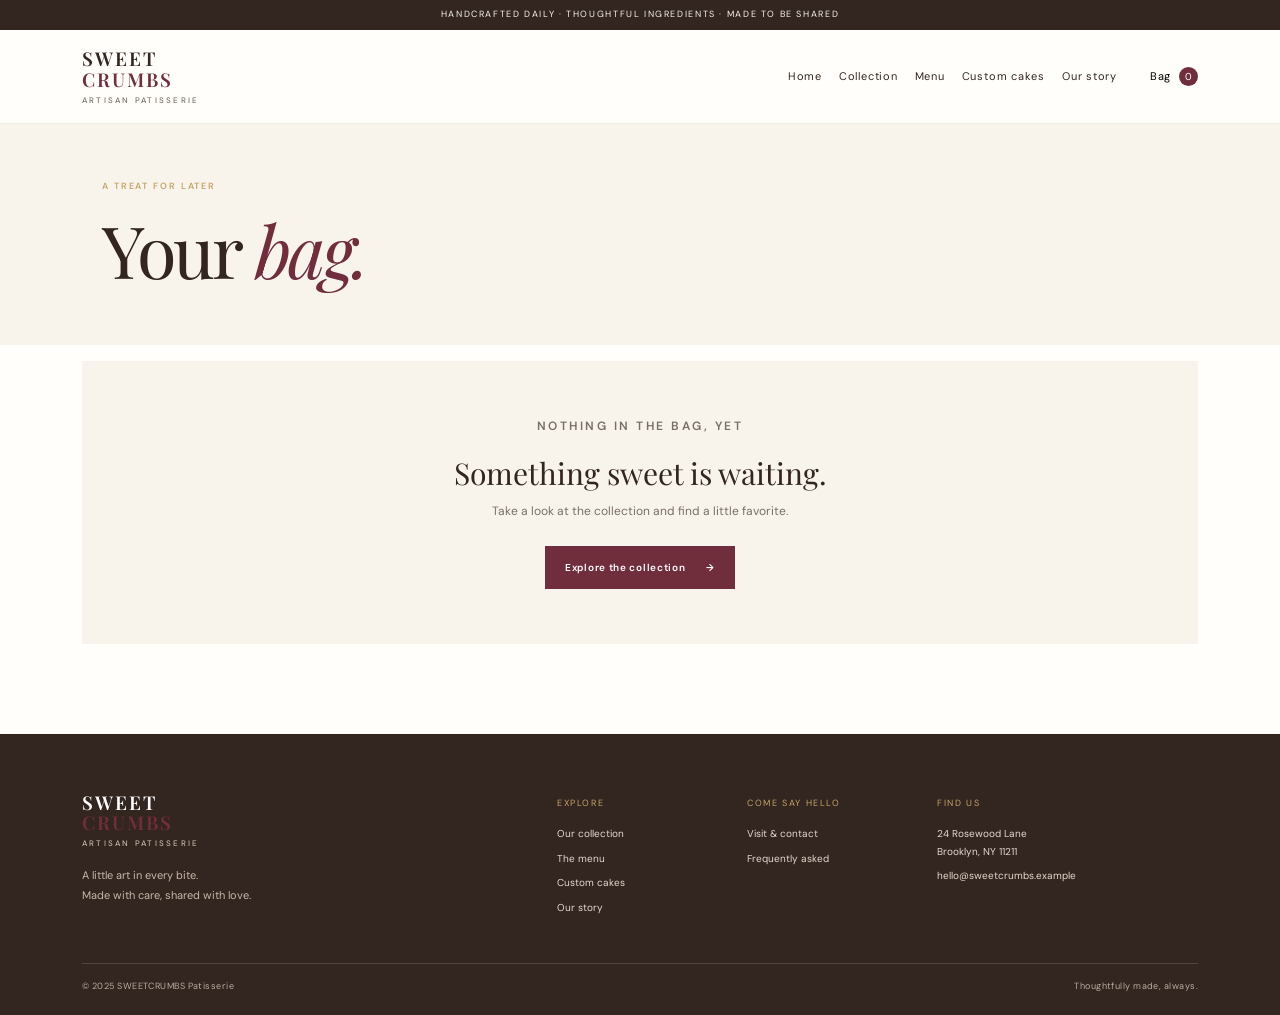
<file: cart.html>
<!doctype html>
<html lang="en">

<head>
    <meta charset="utf-8">
    <meta name="viewport" content="width=device-width, initial-scale=1">
    <title>Your Bag | SWEETCRUMBS</title>
    <link href="https://cdn.jsdelivr.net/npm/bootstrap@5.3.3/dist/css/bootstrap.min.css" rel="stylesheet">
    <link
        href="https://fonts.googleapis.com/css2?family=DM+Sans:wght@400;500;600&family=Playfair+Display:wght@400;500;600;700&display=swap"
        rel="stylesheet">
    <link href="style.css" rel="stylesheet">
</head>

<body>
    <div class="announcement">Handcrafted daily · Thoughtful ingredients · Made to be shared</div>
    <nav class="navbar navbar-expand-lg site-nav sticky-top">
        <div class="container"><a class="navbar-brand" href="index.html">SWEET<span>CRUMBS</span><small>ARTISAN
                    PATISSERIE</small></a><button class="navbar-toggler" type="button" data-bs-toggle="collapse"
                data-bs-target="#mainNav" aria-label="Toggle navigation"><span
                    class="navbar-toggler-icon"></span></button>
            <div class="collapse navbar-collapse" id="mainNav">
                <ul class="navbar-nav ms-auto align-items-lg-center">
                    <li class="nav-item"><a class="nav-link" href="index.html">Home</a></li>
                    <li class="nav-item"><a class="nav-link" href="collection.html">Collection</a></li>
                    <li class="nav-item"><a class="nav-link" href="menu.html">Menu</a></li>
                    <li class="nav-item"><a class="nav-link" href="custom-cakes.html">Custom cakes</a></li>
                    <li class="nav-item"><a class="nav-link" href="about.html">Our story</a></li>
                    <li class="nav-item ms-lg-3"><a class="nav-link cart-link active" href="cart.html">Bag <span
                                class="cart-count">0</span></a></li>
                </ul>
            </div>
        </div>
    </nav>
    <main>
        <header class="page-hero compact-hero">
            <div class="container">
                <p class="eyebrow">A TREAT FOR LATER</p>
                <h1>Your <em>bag.</em></h1>
            </div>
        </header>
        <section class="section-pad pt-3">
            <div class="container">
                <div id="cart-content"></div>
            </div>
        </section>
    </main>
    <footer class="site-footer">
        <div class="container">
            <div class="row gy-4">
                <div class="col-md-5"><a class="navbar-brand footer-brand"
                        href="index.html">SWEET<span>CRUMBS</span><small>ARTISAN PATISSERIE</small></a>
                    <p class="footer-note">A little art in every bite.<br>Made with care, shared with love.</p>
                </div>
                <div class="col-6 col-md-2">
                    <p class="footer-title">EXPLORE</p><a href="collection.html">Our collection</a><a
                        href="menu.html">The menu</a><a href="custom-cakes.html">Custom cakes</a><a
                        href="about.html">Our story</a>
                </div>
                <div class="col-6 col-md-2">
                    <p class="footer-title">COME SAY HELLO</p><a href="about.html#contact">Visit & contact</a><a
                        href="about.html#faq">Frequently asked</a>
                </div>
                <div class="col-md-3">
                    <p class="footer-title">FIND US</p><span>24 Rosewood Lane<br>Brooklyn, NY 11211</span><a
                        href="mailto:hello@sweetcrumbs.example">hello@sweetcrumbs.example</a>
                </div>
            </div>
            <div class="footer-bottom"><span>© 2025 SWEETCRUMBS Patisserie</span><span>Thoughtfully made, always.</span>
            </div>
        </div>
    </footer><button class="back-to-top" type="button" aria-label="Back to top">↑</button>
    <div class="toast-container position-fixed bottom-0 end-0 p-3" id="toast-container"></div>
    <script src="https://cdn.jsdelivr.net/npm/bootstrap@5.3.3/dist/js/bootstrap.bundle.min.js"></script>
    <script src="script.js"></script>
</body>

</html>
</file>
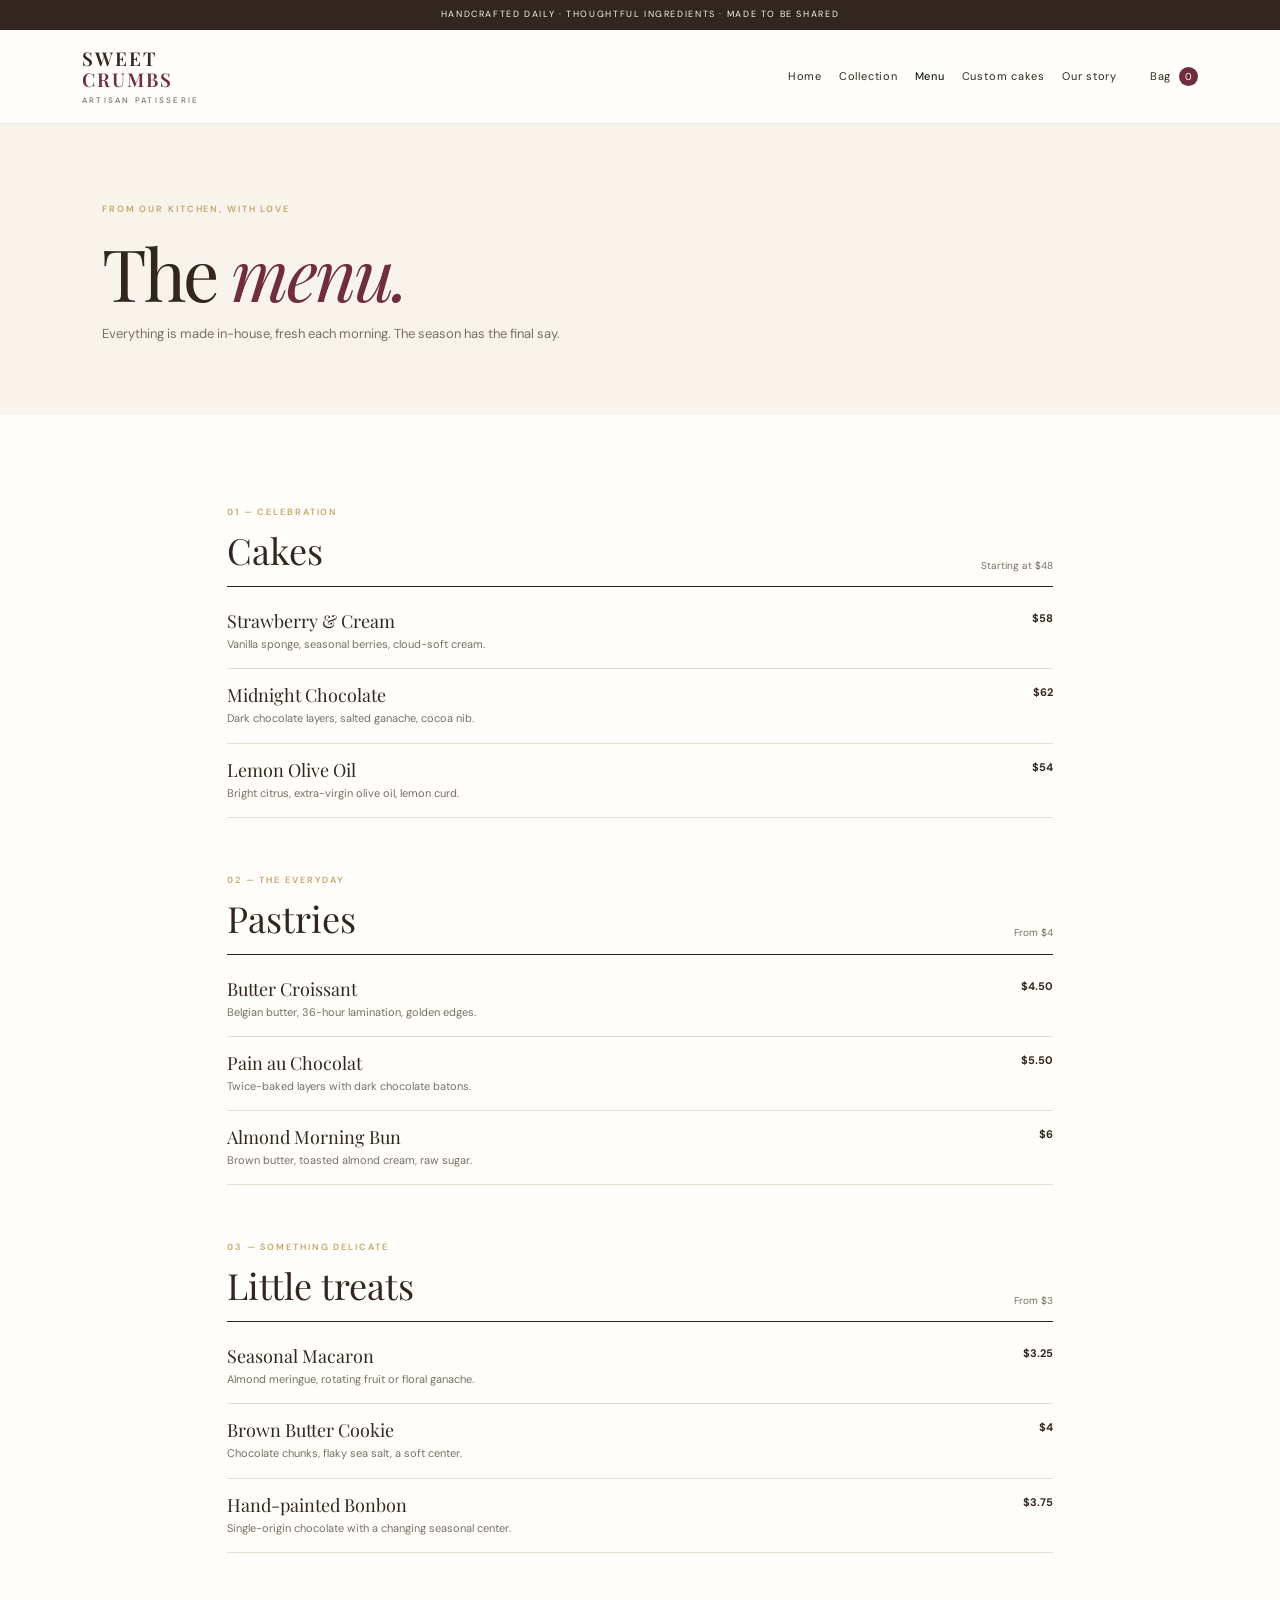
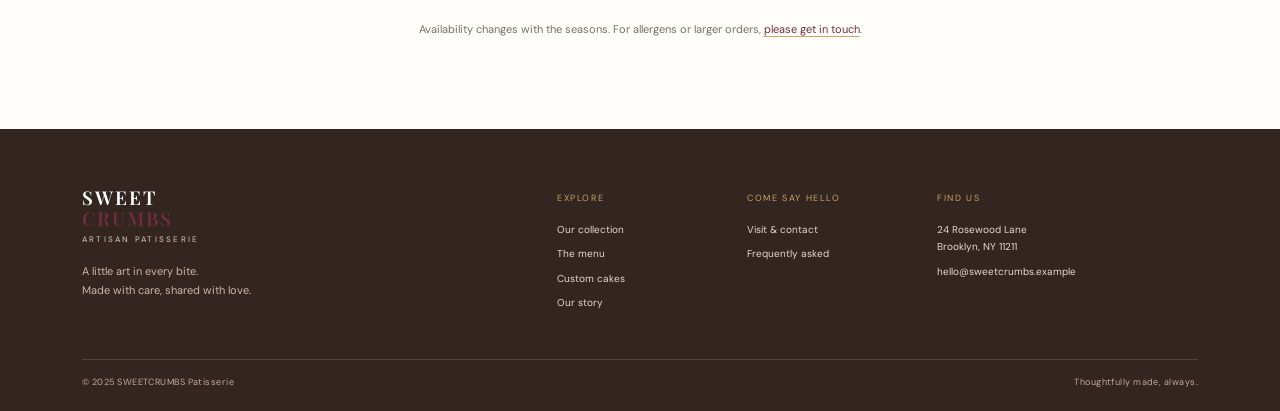
<file: menu.html>
<!doctype html>
<html lang="en">

<head>
    <meta charset="utf-8">
    <meta name="viewport" content="width=device-width, initial-scale=1">
    <title>Bakery Menu | SWEETCRUMBS</title>
    <link href="https://cdn.jsdelivr.net/npm/bootstrap@5.3.3/dist/css/bootstrap.min.css" rel="stylesheet">
    <link
        href="https://fonts.googleapis.com/css2?family=DM+Sans:wght@400;500;600&family=Playfair+Display:wght@400;500;600;700&display=swap"
        rel="stylesheet">
    <link href="style.css" rel="stylesheet">
</head>

<body>
    <div class="announcement">Handcrafted daily · Thoughtful ingredients · Made to be shared</div>
    <nav class="navbar navbar-expand-lg site-nav sticky-top">
        <div class="container"><a class="navbar-brand" href="index.html">SWEET<span>CRUMBS</span><small>ARTISAN
                    PATISSERIE</small></a><button class="navbar-toggler" type="button" data-bs-toggle="collapse"
                data-bs-target="#mainNav" aria-label="Toggle navigation"><span
                    class="navbar-toggler-icon"></span></button>
            <div class="collapse navbar-collapse" id="mainNav">
                <ul class="navbar-nav ms-auto align-items-lg-center">
                    <li class="nav-item"><a class="nav-link" href="index.html">Home</a></li>
                    <li class="nav-item"><a class="nav-link" href="collection.html">Collection</a></li>
                    <li class="nav-item"><a class="nav-link active" href="menu.html">Menu</a></li>
                    <li class="nav-item"><a class="nav-link" href="custom-cakes.html">Custom cakes</a></li>
                    <li class="nav-item"><a class="nav-link" href="about.html">Our story</a></li>
                    <li class="nav-item ms-lg-3"><a class="nav-link cart-link" href="cart.html">Bag <span
                                class="cart-count">0</span></a></li>
                </ul>
            </div>
        </div>
    </nav>
    <main>
        <header class="page-hero">
            <div class="container">
                <p class="eyebrow">FROM OUR KITCHEN, WITH LOVE</p>
                <h1>The <em>menu.</em></h1>
                <p>Everything is made in-house, fresh each morning. The season has the final say.</p>
            </div>
        </header>
        <section class="section-pad">
            <div class="container menu-layout">
                <div class="menu-section">
                    <div class="menu-section-head">
                        <div>
                            <p class="eyebrow">01 — CELEBRATION</p>
                            <h2>Cakes</h2>
                        </div><span>Starting at $48</span>
                    </div>
                    <div class="menu-item">
                        <div>
                            <h3>Strawberry & Cream</h3>
                            <p>Vanilla sponge, seasonal berries, cloud-soft cream.</p>
                        </div><strong>$58</strong>
                    </div>
                    <div class="menu-item">
                        <div>
                            <h3>Midnight Chocolate</h3>
                            <p>Dark chocolate layers, salted ganache, cocoa nib.</p>
                        </div><strong>$62</strong>
                    </div>
                    <div class="menu-item">
                        <div>
                            <h3>Lemon Olive Oil</h3>
                            <p>Bright citrus, extra-virgin olive oil, lemon curd.</p>
                        </div><strong>$54</strong>
                    </div>
                </div>
                <div class="menu-section">
                    <div class="menu-section-head">
                        <div>
                            <p class="eyebrow">02 — THE EVERYDAY</p>
                            <h2>Pastries</h2>
                        </div><span>From $4</span>
                    </div>
                    <div class="menu-item">
                        <div>
                            <h3>Butter Croissant</h3>
                            <p>Belgian butter, 36-hour lamination, golden edges.</p>
                        </div><strong>$4.50</strong>
                    </div>
                    <div class="menu-item">
                        <div>
                            <h3>Pain au Chocolat</h3>
                            <p>Twice-baked layers with dark chocolate batons.</p>
                        </div><strong>$5.50</strong>
                    </div>
                    <div class="menu-item">
                        <div>
                            <h3>Almond Morning Bun</h3>
                            <p>Brown butter, toasted almond cream, raw sugar.</p>
                        </div><strong>$6</strong>
                    </div>
                </div>
                <div class="menu-section">
                    <div class="menu-section-head">
                        <div>
                            <p class="eyebrow">03 — SOMETHING DELICATE</p>
                            <h2>Little treats</h2>
                        </div><span>From $3</span>
                    </div>
                    <div class="menu-item">
                        <div>
                            <h3>Seasonal Macaron</h3>
                            <p>Almond meringue, rotating fruit or floral ganache.</p>
                        </div><strong>$3.25</strong>
                    </div>
                    <div class="menu-item">
                        <div>
                            <h3>Brown Butter Cookie</h3>
                            <p>Chocolate chunks, flaky sea salt, a soft center.</p>
                        </div><strong>$4</strong>
                    </div>
                    <div class="menu-item">
                        <div>
                            <h3>Hand-painted Bonbon</h3>
                            <p>Single-origin chocolate with a changing seasonal center.</p>
                        </div><strong>$3.75</strong>
                    </div>
                </div>
                <div class="menu-footnote">Availability changes with the seasons. For allergens or larger orders, <a
                        href="about.html#contact">please get in touch</a>.</div>
            </div>
        </section>
    </main>
    <footer class="site-footer">
        <div class="container">
            <div class="row gy-4">
                <div class="col-md-5"><a class="navbar-brand footer-brand"
                        href="index.html">SWEET<span>CRUMBS</span><small>ARTISAN PATISSERIE</small></a>
                    <p class="footer-note">A little art in every bite.<br>Made with care, shared with love.</p>
                </div>
                <div class="col-6 col-md-2">
                    <p class="footer-title">EXPLORE</p><a href="collection.html">Our collection</a><a
                        href="menu.html">The menu</a><a href="custom-cakes.html">Custom cakes</a><a
                        href="about.html">Our story</a>
                </div>
                <div class="col-6 col-md-2">
                    <p class="footer-title">COME SAY HELLO</p><a href="about.html#contact">Visit & contact</a><a
                        href="about.html#faq">Frequently asked</a>
                </div>
                <div class="col-md-3">
                    <p class="footer-title">FIND US</p><span>24 Rosewood Lane<br>Brooklyn, NY 11211</span><a
                        href="mailto:hello@sweetcrumbs.example">hello@sweetcrumbs.example</a>
                </div>
            </div>
            <div class="footer-bottom"><span>© 2025 SWEETCRUMBS Patisserie</span><span>Thoughtfully made, always.</span>
            </div>
        </div>
    </footer><button class="back-to-top" type="button" aria-label="Back to top">↑</button>
    <div class="toast-container position-fixed bottom-0 end-0 p-3" id="toast-container"></div>
    <script src="https://cdn.jsdelivr.net/npm/bootstrap@5.3.3/dist/js/bootstrap.bundle.min.js"></script>
    <script src="script.js"></script>
</body>

</html>
</file>
<file: style.css>
:root {
    --ivory: #F8F4EC;
    --espresso: #33251F;
    --burgundy: #702E3D;
    --gold: #C6A46A;
    --beige: #E9DFD0;
    --muted: #796e65;
    --serif: "Playfair Display", Georgia, serif;
    --sans: "DM Sans", Arial, sans-serif
}

* {
    box-sizing: border-box
}

html {
    scroll-behavior: smooth
}

body {
    margin: 0;
    background: #fffefa;
    color: var(--espresso);
    font-family: var(--sans);
    font-size: 15px;
    line-height: 1.75
}

a {
    color: inherit;
    text-decoration: none
}

a:hover {
    color: var(--burgundy)
}

img {
    max-width: 100%;
    display: block
}

.announcement {
    height: 30px;
    background: var(--espresso);
    color: #f8f4ec;
    text-align: center;
    font-size: 9px;
    letter-spacing: .18em;
    text-transform: uppercase;
    display: flex;
    align-items: center;
    justify-content: center
}

.site-nav {
    background: rgba(255, 254, 250, .97);
    border-bottom: 1px solid rgba(51, 37, 31, .08);
    padding: 13px 0
}

.navbar-brand {
    color: var(--espresso);
    font: 600 19px var(--serif);
    letter-spacing: .11em;
    line-height: 1.1;
    display: inline-flex;
    flex-direction: column
}

.navbar-brand span {
    color: var(--burgundy)
}

.navbar-brand small {
    font: 500 8px var(--sans);
    letter-spacing: .28em;
    color: var(--muted);
    margin-top: 5px
}

.navbar-nav {
    gap: 17px
}

.nav-link {
    color: var(--espresso);
    font-size: 11px;
    letter-spacing: .07em;
    padding: 8px 0 !important
}

.nav-link:hover,
.nav-link.active {
    color: var(--burgundy)
}

.cart-count {
    display: inline-flex;
    align-items: center;
    justify-content: center;
    background: var(--burgundy);
    color: #fff;
    border-radius: 50%;
    width: 19px;
    height: 19px;
    font-size: 10px;
    margin-left: 4px
}

.navbar-toggler {
    border: 0
}

.navbar-toggler:focus {
    box-shadow: none
}

.hero {
    height: min(690px, 76vw);
    min-height: 520px;
    position: relative;
    background: #402d27;
    overflow: hidden;
    color: #fff
}

.hero-image {
    position: absolute;
    inset: 0;
    background: linear-gradient(90deg, rgba(32, 23, 20, .73) 0%, rgba(32, 23, 20, .42) 48%, rgba(32, 23, 20, .08) 100%), url("https://images.unsplash.com/photo-1488477181946-6428a0291777?auto=format&fit=crop&w=2000&q=90") center 48%/cover
}

.hero-content {
    position: relative;
    z-index: 1;
    padding-top: clamp(115px, 16vw, 205px)
}

.eyebrow {
    font-size: 9px;
    font-weight: 600;
    letter-spacing: .21em;
    color: var(--gold);
    margin: 0 0 16px
}

.hero h1,
.page-hero h1 {
    font: 400 clamp(50px, 7vw, 88px)/1.07 var(--serif);
    letter-spacing: -.04em;
    margin: 0 0 22px
}

.hero h1 em,
.page-hero h1 em,
h2 em {
    font-weight: 400;
    color: var(--gold)
}

.hero-copy {
    max-width: 440px;
    color: rgba(255, 255, 255, .82);
    font-size: 14px;
    margin-bottom: 29px
}

.btn {
    border-radius: 0;
    font-size: 10px;
    font-weight: 600;
    letter-spacing: .07em;
    padding: 13px 19px;
    transition: all .2s
}

.btn-cream {
    background: var(--ivory);
    color: var(--espresso)
}

.btn-cream:hover {
    background: #fff;
    color: var(--burgundy);
    transform: translateY(-2px)
}

.btn-cream span,
.btn-burgundy span {
    margin-left: 18px
}

.hero-note {
    position: absolute;
    right: 4%;
    bottom: 28px;
    writing-mode: vertical-rl;
    font-size: 8px;
    letter-spacing: .2em;
    color: rgba(255, 255, 255, .8)
}

.section-pad {
    padding: 90px 0
}

.intro {
    background: var(--ivory)
}

.narrow {
    max-width: 760px
}

.intro h2,
.section-heading h2,
.newsletter h2,
.story-copy h2,
.story-text h2,
.philosophy h2,
.form-panel h2,
.contact-heading {
    font: 400 clamp(35px, 4vw, 48px)/1.2 var(--serif);
    letter-spacing: -.025em;
    margin-bottom: 18px
}

.intro h2 em,
.section-heading h2 em,
.newsletter h2 em,
.story-copy h2 em,
.story-text h2 em,
.philosophy h2 em,
.form-panel h2 em {
    color: var(--burgundy)
}

.intro .container>p:not(.eyebrow) {
    color: var(--muted);
    max-width: 600px;
    margin: 0 auto 20px;
    font-size: 13px
}

.text-link {
    color: var(--burgundy);
    font-size: 10px;
    letter-spacing: .09em;
    border-bottom: 1px solid var(--gold);
    padding-bottom: 5px;
    font-weight: 600
}

.text-link span {
    margin-left: 14px
}

.section-heading {
    display: flex;
    justify-content: space-between;
    align-items: end;
    margin-bottom: 30px
}

.section-heading h2 {
    margin-bottom: 0
}

.category-tile {
    position: relative;
    display: block;
    overflow: hidden;
    background: var(--beige);
    color: white;
    min-height: 380px
}

.category-tile:after {
    content: "";
    position: absolute;
    inset: 45% 0 0;
    background: linear-gradient(transparent, rgba(20, 14, 12, .7))
}

.category-tile img {
    width: 100%;
    height: 390px;
    object-fit: cover;
    transition: transform .6s
}

.category-tile:hover img,
.product-image-link:hover img {
    transform: scale(1.035)
}

.category-tile>span {
    position: absolute;
    z-index: 1;
    left: 25px;
    bottom: 23px;
    font: 24px var(--serif)
}

.category-tile small {
    display: block;
    color: #eee;
    font: 9px var(--sans);
    letter-spacing: .12em;
    text-transform: uppercase;
    margin-top: 3px
}

.bestsellers {
    background: #fffefa
}

.product-card {
    height: 100%;
    position: relative
}

.product-image-link {
    display: block;
    overflow: hidden;
    background: var(--ivory);
    position: relative
}

.product-image-link img {
    height: 310px;
    width: 100%;
    object-fit: cover;
    transition: transform .5s
}

.product-tag {
    position: absolute;
    left: 12px;
    top: 12px;
    background: var(--ivory);
    padding: 4px 9px;
    color: var(--burgundy);
    font-size: 8px;
    letter-spacing: .1em;
    text-transform: uppercase
}

.product-info {
    padding: 14px 0
}

.product-title {
    font: 20px var(--serif);
    margin: 0 0 4px
}

.product-description {
    font-size: 11px;
    color: var(--muted);
    margin: 0;
    min-height: 22px
}

.product-price {
    font-size: 12px;
    font-weight: 600
}

.product-actions {
    display: flex;
    align-items: center;
    justify-content: space-between;
    margin-top: 9px
}

.quick-add {
    border: 1px solid var(--espresso);
    background: transparent;
    padding: 7px 11px;
    font-size: 9px;
    letter-spacing: .08em;
    text-transform: uppercase
}

.quick-add:hover {
    background: var(--espresso);
    color: #fff
}

.story-band {
    min-height: 470px;
    display: grid;
    grid-template-columns: 1fr 1fr;
    background: var(--burgundy);
    color: white
}

.story-photo {
    background: url("https://images.unsplash.com/photo-1556911220-bff31c812dba?auto=format&fit=crop&w=1300&q=85") center/cover;
    min-height: 450px
}

.story-copy {
    align-self: center;
    max-width: 510px;
    padding: 70px 9vw
}

.story-copy p:not(.eyebrow) {
    color: rgba(255, 255, 255, .8);
    font-size: 13px;
    margin: 20px 0 25px
}

.story-copy h2 em {
    color: #dfc89f
}

.btn-outline-light {
    border-color: rgba(255, 255, 255, .6);
    color: #fff
}

.btn-outline-light:hover {
    background: #fff;
    color: var(--burgundy)
}

.testimonial {
    background: var(--ivory)
}

.quote-mark {
    font: 75px/.8 var(--serif);
    color: var(--gold);
    margin-top: 22px
}

.testimonial blockquote {
    font: 25px/1.5 var(--serif);
    margin: 15px 0 20px
}

.quote-byline {
    font-size: 9px;
    letter-spacing: .16em;
    color: var(--muted)
}

.newsletter {
    background: var(--beige);
    padding: 65px 0
}

.newsletter-inner {
    display: flex;
    align-items: center;
    justify-content: space-between;
    gap: 40px
}

.newsletter h2 {
    font-size: 38px;
    margin-bottom: 10px
}

.newsletter p:not(.eyebrow) {
    font-size: 12px;
    color: var(--muted);
    margin: 0
}

.newsletter-form {
    width: min(440px, 100%)
}

.newsletter-form .form-control {
    border: 0;
    background: #fffefa;
    border-radius: 0;
    padding: 13px;
    font-size: 11px
}

.newsletter-form .btn-dark {
    font-size: 9px;
    text-transform: uppercase;
    letter-spacing: .1em;
    border-radius: 0;
    padding: 0 18px
}

.newsletter-form small {
    font-size: 9px;
    color: var(--muted);
    display: block;
    margin-top: 8px
}

.site-footer {
    background: var(--espresso);
    color: #f8f4ec;
    padding: 58px 0 20px
}

.footer-brand {
    color: #fff
}

.footer-brand small {
    color: #c6b9aa
}

.footer-note {
    font-size: 11px;
    color: #c6b9aa;
    margin-top: 18px
}

.footer-title {
    color: var(--gold);
    font-size: 9px;
    letter-spacing: .18em;
    margin: 4px 0 14px
}

.site-footer .col-6 a,
.site-footer .col-6 span,
.site-footer .col-md-3>a,
.site-footer .col-md-3>span {
    display: block;
    font-size: 10px;
    color: #e3dbd1;
    margin-bottom: 7px
}

.site-footer a:hover {
    color: var(--gold)
}

.footer-bottom {
    display: flex;
    justify-content: space-between;
    border-top: 1px solid rgba(255, 255, 255, .15);
    margin-top: 40px;
    padding-top: 15px;
    color: #b9aca0;
    font-size: 9px;
    letter-spacing: .05em
}

.page-hero {
    background: var(--ivory);
    padding: 78px 0 70px
}

.page-hero .container {
    max-width: 1100px
}

.page-hero h1 {
    font-size: clamp(48px, 6vw, 72px);
    color: var(--espresso);
    margin-bottom: 12px
}

.page-hero h1 em {
    color: var(--burgundy)
}

.page-hero p:last-child {
    color: var(--muted);
    font-size: 13px;
    margin: 0
}

.compact-hero {
    padding: 55px 0 45px
}

.shop-tools {
    display: flex;
    justify-content: space-between;
    gap: 20px;
    align-items: center;
    border-bottom: 1px solid var(--beige);
    padding-bottom: 19px;
    margin-bottom: 20px
}

.filter-group {
    display: flex;
    gap: 8px;
    flex-wrap: wrap
}

.filter-btn {
    border: 1px solid transparent;
    background: transparent;
    padding: 7px 12px;
    color: var(--muted);
    font-size: 10px
}

.filter-btn.active,
.filter-btn:hover {
    color: var(--burgundy);
    border-color: var(--burgundy)
}

.search-box {
    display: flex;
    gap: 8px;
    align-items: center;
    border-bottom: 1px solid #aa9d8e;
    padding: 4px 0;
    min-width: 195px
}

.search-box span {
    font-size: 20px
}

.search-box input {
    border: 0;
    background: transparent;
    outline: 0;
    font: 11px var(--sans);
    width: 100%
}

.results-count {
    color: var(--muted);
    font-size: 10px;
    margin-bottom: 18px
}

.empty-results {
    text-align: center;
    padding: 80px 0;
    color: var(--muted)
}

.product-detail-layout {
    padding: 45px 0 20px
}

.product-detail-image {
    width: 100%;
    height: 540px;
    object-fit: cover;
    background: var(--ivory)
}

.product-detail-info {
    padding: 20px 3vw
}

.product-detail-info h1 {
    font: 42px var(--serif);
    margin: 0 0 10px
}

.product-detail-info .price {
    font: 19px var(--serif);
    color: var(--burgundy)
}

.product-detail-info .description {
    color: var(--muted);
    font-size: 13px;
    margin: 20px 0
}

.ingredient-list {
    font-size: 11px;
    color: var(--muted);
    padding: 17px 0;
    border-top: 1px solid var(--beige);
    border-bottom: 1px solid var(--beige)
}

.quantity-row {
    display: flex;
    gap: 12px;
    margin: 22px 0
}

.quantity-input {
    width: 76px;
    text-align: center
}

.form-control,
.form-select {
    border-radius: 0;
    border-color: #d8ccbc;
    background-color: #fffefa;
    font-size: 12px;
    padding: 11px
}

.form-control:focus,
.form-select:focus {
    border-color: var(--burgundy);
    box-shadow: 0 0 0 .15rem rgba(112, 46, 61, .12)
}

.btn-burgundy {
    background: var(--burgundy);
    color: #fff;
    border: 1px solid var(--burgundy)
}

.btn-burgundy:hover {
    background: #54212d;
    color: #fff
}

.breadcrumbs {
    font-size: 10px;
    color: var(--muted);
    padding-top: 18px
}

.breadcrumbs a {
    text-decoration: underline;
    text-decoration-color: var(--gold);
    text-underline-offset: 3px
}

.related-section {
    border-top: 1px solid var(--beige);
    margin-top: 60px
}

.form-panel {
    background: var(--ivory);
    padding: 35px
}

.form-intro,
.small-muted {
    font-size: 11px;
    color: var(--muted)
}

.form-label {
    font-size: 10px;
    letter-spacing: .06em;
    margin-bottom: 5px
}

.estimate {
    font-size: 11px;
    color: var(--muted)
}

.estimate strong {
    font: 22px var(--serif);
    color: var(--burgundy);
    margin-left: 8px
}

.editorial-image {
    width: 100%;
    height: 520px;
    object-fit: cover
}

.rounded-image {
    border-radius: 1px
}

.image-caption {
    font: italic 14px var(--serif);
    color: var(--muted);
    margin-top: 10px
}

.menu-layout {
    max-width: 850px
}

.menu-section {
    margin-bottom: 55px
}

.menu-section-head {
    display: flex;
    justify-content: space-between;
    align-items: end;
    border-bottom: 1px solid var(--espresso);
    padding-bottom: 12px;
    margin-bottom: 8px
}

.menu-section-head .eyebrow {
    margin-bottom: 5px
}

.menu-section-head h2 {
    font: 36px var(--serif);
    margin: 0
}

.menu-section-head>span {
    font-size: 10px;
    color: var(--muted)
}

.menu-item {
    display: flex;
    justify-content: space-between;
    gap: 20px;
    padding: 14px 0;
    border-bottom: 1px solid var(--beige)
}

.menu-item h3 {
    font: 18px var(--serif);
    margin: 0 0 2px
}

.menu-item p {
    font-size: 11px;
    color: var(--muted);
    margin: 0
}

.menu-item strong {
    font-size: 11px;
    white-space: nowrap
}

.menu-footnote {
    text-align: center;
    font-size: 11px;
    color: var(--muted);
    padding-top: 12px
}

.menu-footnote a,
.story-text a {
    color: var(--burgundy);
    text-decoration: underline;
    text-decoration-color: var(--gold);
    text-underline-offset: 3px
}

.cart-layout {
    display: grid;
    grid-template-columns: 1.5fr .8fr;
    gap: 45px
}

.cart-line {
    display: grid;
    grid-template-columns: 110px 1fr auto;
    gap: 18px;
    padding: 18px 0;
    border-bottom: 1px solid var(--beige);
    align-items: center
}

.cart-line img {
    height: 110px;
    width: 110px;
    object-fit: cover
}

.cart-line h3 {
    font: 19px var(--serif);
    margin: 0
}

.cart-line .cart-category {
    color: var(--muted);
    font-size: 10px
}

.cart-line .quantity-input {
    width: 65px
}

.remove-item {
    border: 0;
    background: none;
    color: var(--burgundy);
    font-size: 10px;
    text-decoration: underline;
    padding: 4px 0
}

.cart-summary {
    background: var(--ivory);
    padding: 25px;
    height: max-content
}

.cart-summary h2 {
    font: 24px var(--serif);
    margin-bottom: 20px
}

.summary-row {
    display: flex;
    justify-content: space-between;
    font-size: 11px;
    padding: 8px 0
}

.summary-total {
    border-top: 1px solid var(--beige);
    margin-top: 10px;
    padding-top: 15px;
    font-weight: 600
}

.checkout-panel {
    border-top: 1px solid var(--beige);
    margin-top: 20px;
    padding-top: 20px
}

.empty-cart {
    text-align: center;
    background: var(--ivory);
    padding: 55px 20px
}

.empty-cart h2 {
    font: 30px var(--serif)
}

.empty-cart p {
    font-size: 12px;
    color: var(--muted)
}

.story-text p:not(.eyebrow) {
    font-size: 13px;
    color: var(--muted)
}

.signature {
    font: italic 17px var(--serif);
    color: var(--burgundy) !important;
    margin-top: 25px
}

.philosophy {
    background: var(--ivory);
    padding: 80px 0
}

.philosophy h3 {
    font: 20px var(--serif)
}

.philosophy .col-md-4 p {
    font-size: 11px;
    color: var(--muted);
    max-width: 240px;
    margin: 0 auto
}

.principle-number {
    font: 20px var(--serif);
    color: var(--gold);
    display: block;
    margin-bottom: 8px
}

.accordion-item {
    background: transparent;
    border: 0;
    border-bottom: 1px solid var(--beige);
    border-radius: 0 !important
}

.accordion-button {
    background: transparent !important;
    color: var(--espresso) !important;
    box-shadow: none !important;
    font: 18px var(--serif);
    padding: 18px 0
}

.accordion-button:after {
    background-size: 14px
}

.accordion-body {
    font-size: 12px;
    color: var(--muted);
    padding: 0 30px 18px 0
}

.faq-section {
    background: #fffefa
}

.back-to-top {
    position: fixed;
    right: 20px;
    bottom: 20px;
    width: 38px;
    height: 38px;
    border: 0;
    background: var(--burgundy);
    color: white;
    z-index: 9;
    opacity: 0;
    pointer-events: none;
    transition: opacity .2s
}

.back-to-top.visible {
    opacity: 1;
    pointer-events: auto
}

.toast {
    border-radius: 0;
    background: var(--espresso);
    color: #fff;
    font-size: 12px
}

.toast .btn-close {
    filter: invert(1)
}

.toast-body {
    padding: 14px 16px
}

@media(max-width:767px) {
    .hero {
        min-height: 570px;
        height: 80vh
    }

    .hero-image {
        background-position: 58% center
    }

    .hero-content {
        padding-top: 150px
    }

    .section-pad {
        padding: 65px 0
    }

    .section-heading {
        align-items: start;
        gap: 15px
    }

    .section-heading .text-link {
        margin-top: 12px;
        white-space: nowrap
    }

    .category-tile,
    .category-tile img {
        height: 330px;
        min-height: 330px
    }

    .product-image-link img {
        height: 260px
    }

    .story-band {
        grid-template-columns: 1fr
    }

    .story-photo {
        min-height: 300px
    }

    .story-copy {
        padding: 55px 8vw
    }

    .newsletter-inner {
        display: block
    }

    .newsletter-form {
        margin-top: 28px
    }

    .shop-tools {
        align-items: start;
        flex-direction: column
    }

    .filter-group {
        gap: 2px
    }

    .filter-btn {
        padding: 7px 9px
    }

    .search-box {
        width: 100%
    }

    .product-detail-image {
        height: 390px
    }

    .product-detail-info {
        padding: 25px 0
    }

    .form-panel {
        padding: 24px 18px
    }

    .editorial-image {
        height: 370px
    }

    .cart-layout {
        grid-template-columns: 1fr;
        gap: 25px
    }

    .cart-line {
        grid-template-columns: 75px 1fr auto;
        gap: 12px
    }

    .cart-line img {
        width: 75px;
        height: 85px
    }

    .cart-line h3 {
        font-size: 16px
    }

    .footer-bottom {
        gap: 12px;
        flex-wrap: wrap
    }

    .page-hero {
        padding: 60px 0 50px
    }

    .announcement {
        font-size: 8px;
        letter-spacing: .11em
    }

    .testimonial blockquote {
        font-size: 22px
    }
}

@media(max-width:420px) {
    .product-image-link img {
        height: 210px
    }

    .product-title {
        font-size: 17px
    }

    .quick-add {
        padding: 6px 8px
    }

    .product-detail-image {
        height: 320px
    }

    .cart-line {
        grid-template-columns: 62px 1fr auto
    }

    .cart-line img {
        width: 62px;
        height: 75px
    }
}
</file>
